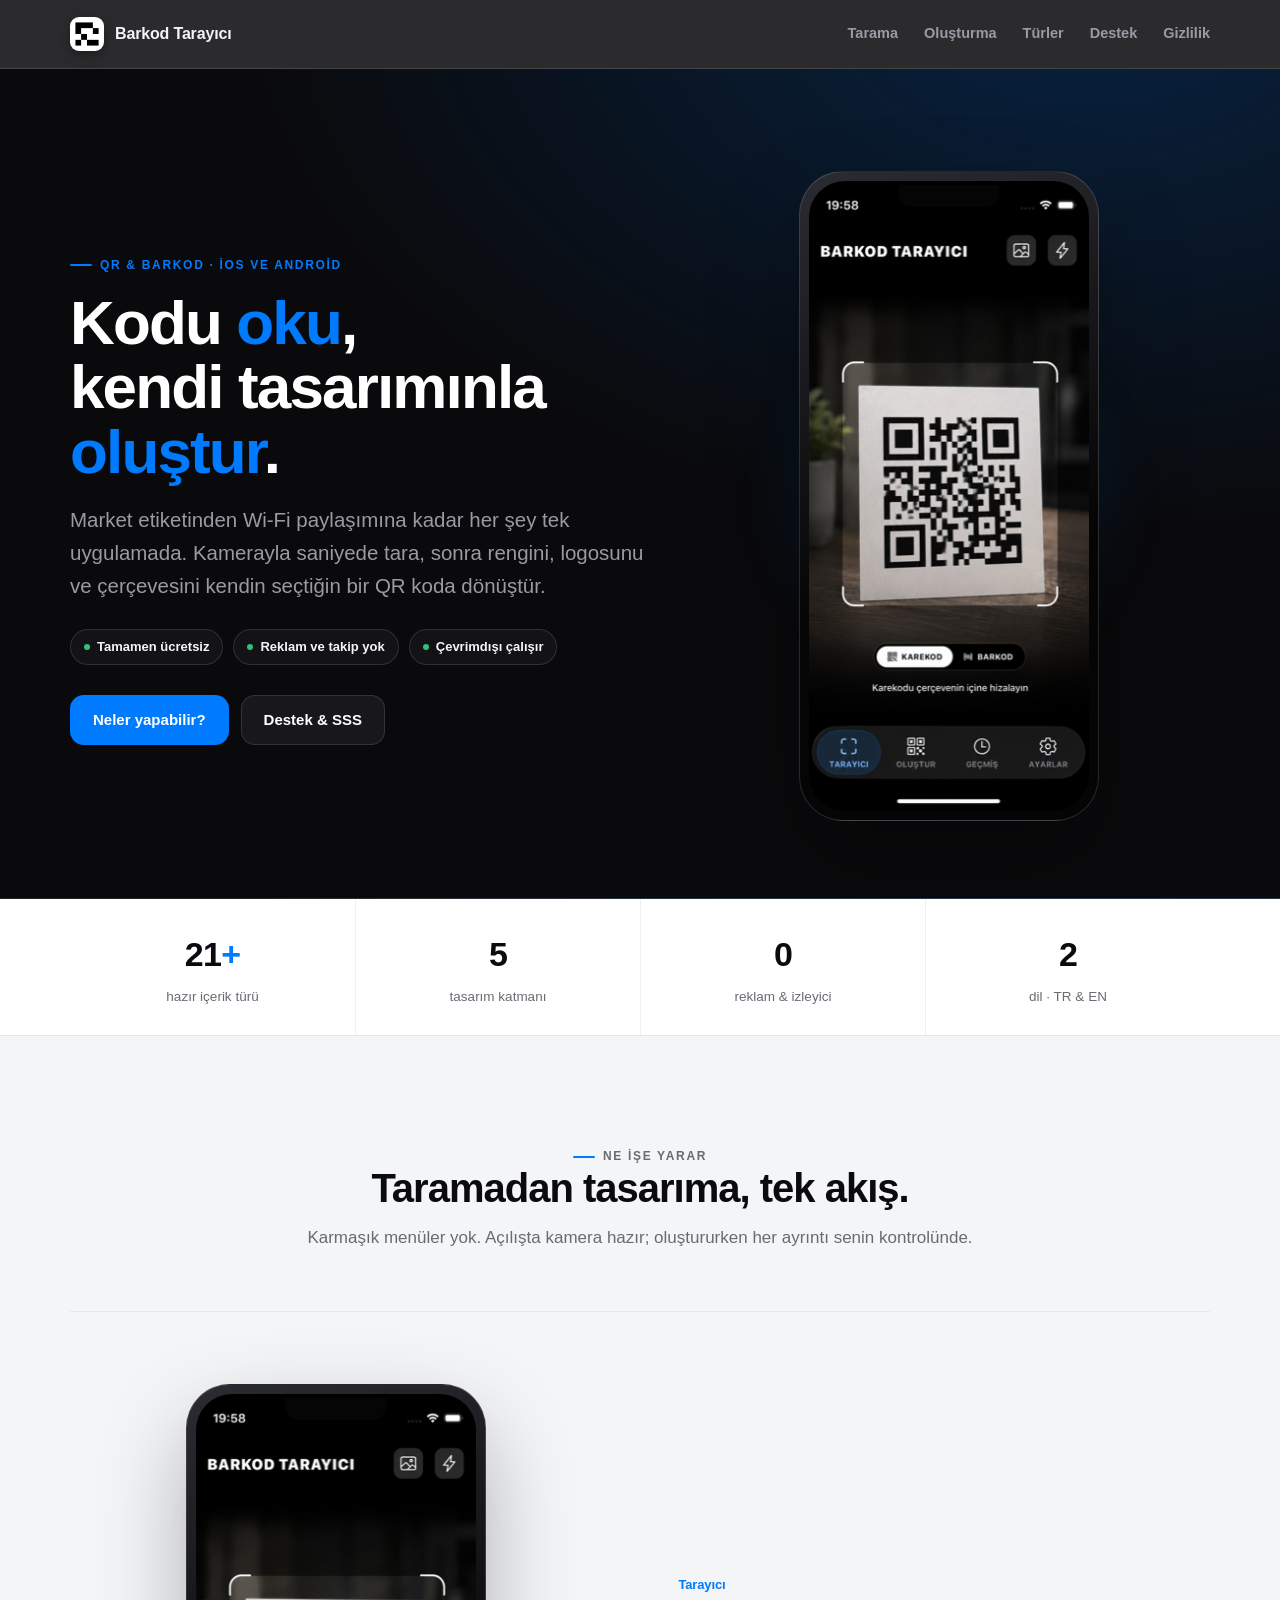
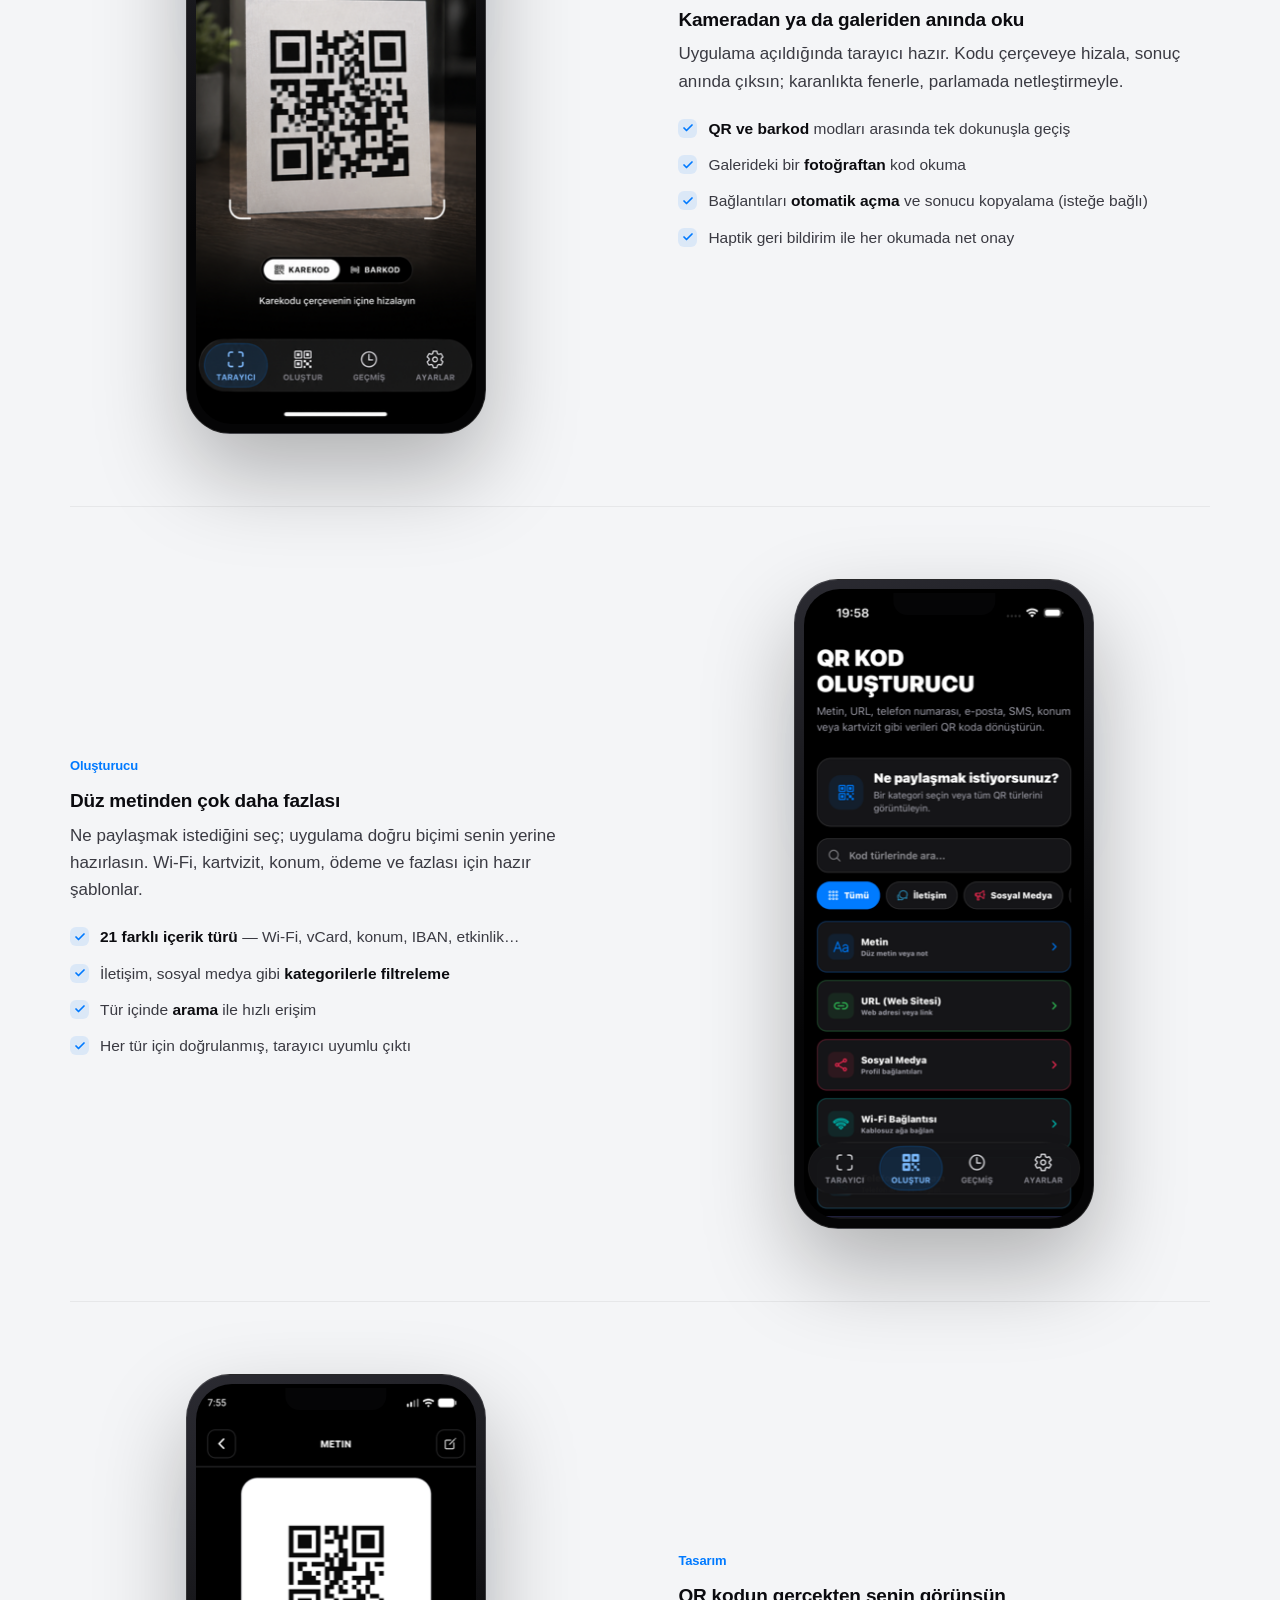
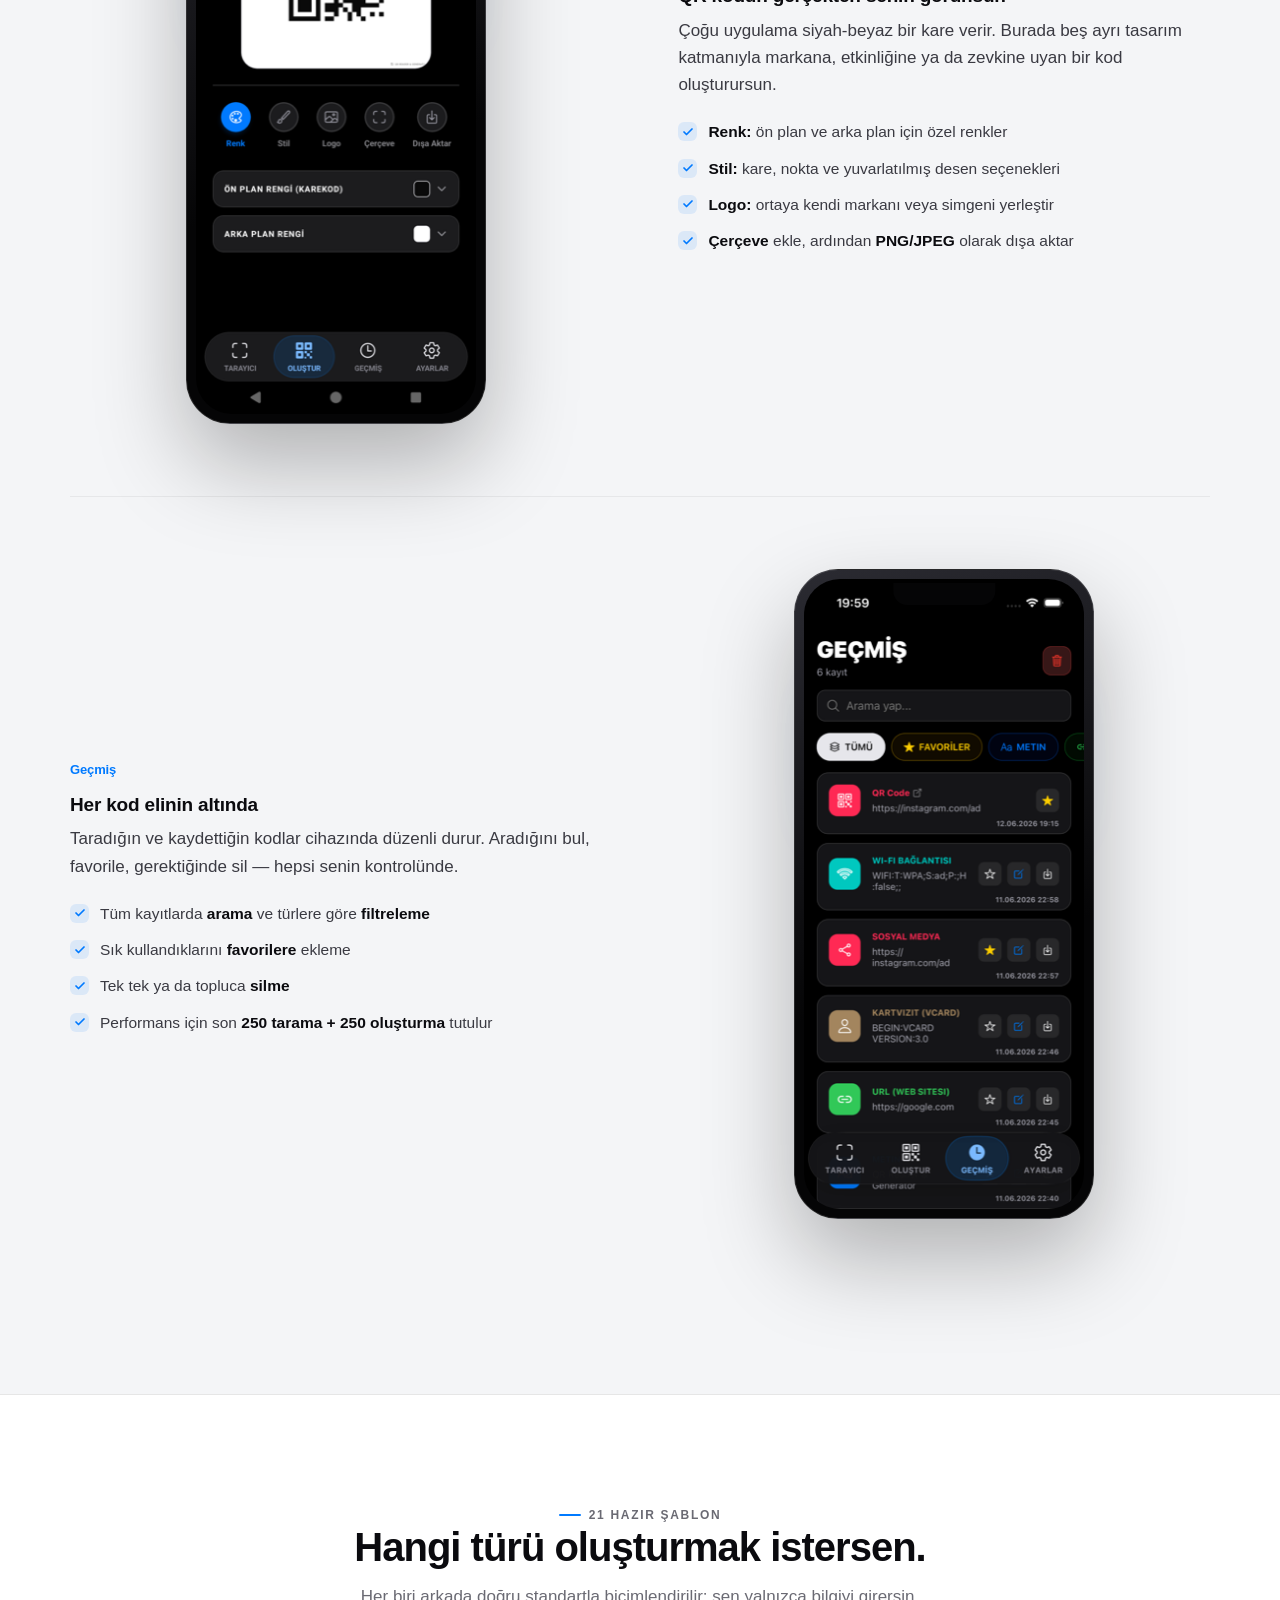
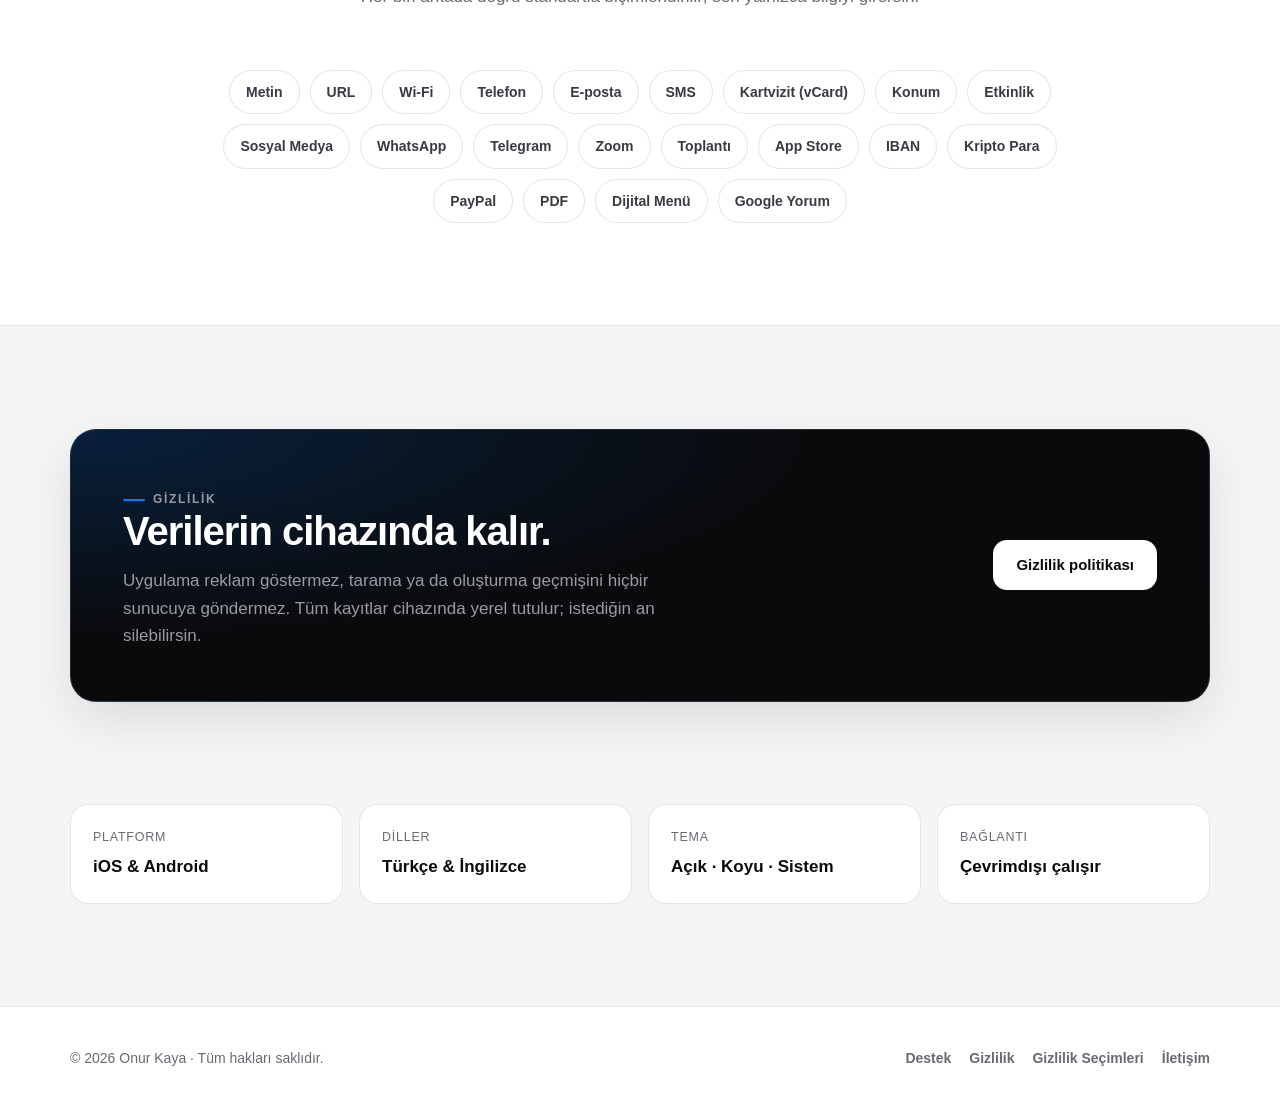
<file: docs/index.html>
<!doctype html>
<html lang="tr">
  <head>
    <meta charset="utf-8">
    <meta name="viewport" content="width=device-width, initial-scale=1">
    <meta name="description" content="QR ve barkodları kamera veya galeriden okuyun; renk, logo, stil ve çerçeveyle kendi QR kodunuzu tasarlayıp paylaşın. Reklamsız, takipsiz, çevrimdışı çalışır.">
    <meta name="theme-color" content="#0a0a0c">
    <meta property="og:title" content="Barkod Tarayıcı — QR Oku & Tasarla">
    <meta property="og:description" content="Tek uygulamada hızlı tarama ve gerçek anlamda özelleştirilebilir QR kod oluşturma.">
    <meta property="og:type" content="website">
    <title>Barkod Tarayıcı — QR Oku ve Kendi Tasarımınla Oluştur</title>
    <link rel="icon" href="assets/favicon.png">
    <link rel="stylesheet" href="styles.css">
  </head>
  <body>
    <header class="site-header">
      <nav class="container nav" aria-label="Ana navigasyon">
        <a class="brand" href="index.html">
          <img src="assets/app-icon.png" alt="Barkod Tarayıcı uygulama simgesi">
          <span>Barkod Tarayıcı</span>
        </a>
        <div class="nav-links">
          <a class="hide-sm" href="#tarama">Tarama</a>
          <a class="hide-sm" href="#olustur">Oluşturma</a>
          <a href="#turler">Türler</a>
          <a href="support.html">Destek</a>
          <a href="privacy.html">Gizlilik</a>
        </div>
      </nav>
    </header>

    <main>
      <!-- HERO -->
      <section class="hero">
        <div class="container hero-grid">
          <div class="hero-copy">
            <p class="eyebrow">QR &amp; Barkod · iOS ve Android</p>
            <h1>Kodu <span class="accent">oku</span>,<br>kendi tasarımınla <span class="accent">oluştur</span>.</h1>
            <p class="lead">
              Market etiketinden Wi-Fi paylaşımına kadar her şey tek uygulamada.
              Kamerayla saniyede tara, sonra rengini, logosunu ve çerçevesini
              kendin seçtiğin bir QR koda dönüştür.
            </p>
            <div class="hero-meta">
              <span class="tag"><span class="dot"></span> Tamamen ücretsiz</span>
              <span class="tag"><span class="dot"></span> Reklam ve takip yok</span>
              <span class="tag"><span class="dot"></span> Çevrimdışı çalışır</span>
            </div>
            <div class="hero-actions">
              <a class="button primary" href="#olustur">Neler yapabilir?</a>
              <a class="button" href="support.html">Destek &amp; SSS</a>
            </div>
          </div>

          <div class="hero-visual">
            <div class="device">
              <img src="assets/screens/scanner-live.png" alt="Barkod Tarayıcı uygulamasında bir QR kodun kamerayla okunması">
            </div>
          </div>
        </div>
      </section>

      <!-- İSTATİSTİK ŞERİDİ -->
      <section class="stats" aria-label="Uygulama özeti">
        <div class="container stats-grid">
          <div class="stat">
            <div class="num">21<span class="unit">+</span></div>
            <div class="label">hazır içerik türü</div>
          </div>
          <div class="stat">
            <div class="num">5</div>
            <div class="label">tasarım katmanı</div>
          </div>
          <div class="stat">
            <div class="num">0</div>
            <div class="label">reklam &amp; izleyici</div>
          </div>
          <div class="stat">
            <div class="num">2</div>
            <div class="label">dil · TR &amp; EN</div>
          </div>
        </div>
      </section>

      <!-- ÖZELLİK SATIRLARI -->
      <section class="section" id="tarama">
        <div class="container">
          <div class="section-heading">
            <p class="eyebrow">Ne işe yarar</p>
            <h2>Taramadan tasarıma, tek akış.</h2>
            <p>Karmaşık menüler yok. Açılışta kamera hazır; oluştururken her ayrıntı senin kontrolünde.</p>
          </div>

          <!-- 1. Tarama -->
          <div class="feature">
            <div class="feature-media">
              <div class="device"><img src="assets/screens/scanner-live.png" alt="Kamerayla canlı QR tarama ekranı"></div>
            </div>
            <div class="feature-copy">
              <span class="kicker">Tarayıcı</span>
              <h3>Kameradan ya da galeriden anında oku</h3>
              <p>Uygulama açıldığında tarayıcı hazır. Kodu çerçeveye hizala, sonuç anında çıksın; karanlıkta fenerle, parlamada netleştirmeyle.</p>
              <ul class="checklist">
                <li><strong>QR ve barkod</strong> modları arasında tek dokunuşla geçiş</li>
                <li>Galerideki bir <strong>fotoğraftan</strong> kod okuma</li>
                <li>Bağlantıları <strong>otomatik açma</strong> ve sonucu kopyalama (isteğe bağlı)</li>
                <li>Haptik geri bildirim ile her okumada net onay</li>
              </ul>
            </div>
          </div>

          <!-- 2. Oluşturma -->
          <div class="feature reverse" id="olustur">
            <div class="feature-media">
              <div class="device"><img src="assets/screens/generate.png" alt="QR kod oluşturucu kategori ekranı"></div>
            </div>
            <div class="feature-copy">
              <span class="kicker">Oluşturucu</span>
              <h3>Düz metinden çok daha fazlası</h3>
              <p>Ne paylaşmak istediğini seç; uygulama doğru biçimi senin yerine hazırlasın. Wi-Fi, kartvizit, konum, ödeme ve fazlası için hazır şablonlar.</p>
              <ul class="checklist">
                <li><strong>21 farklı içerik türü</strong> — Wi-Fi, vCard, konum, IBAN, etkinlik…</li>
                <li>İletişim, sosyal medya gibi <strong>kategorilerle filtreleme</strong></li>
                <li>Tür içinde <strong>arama</strong> ile hızlı erişim</li>
                <li>Her tür için doğrulanmış, tarayıcı uyumlu çıktı</li>
              </ul>
            </div>
          </div>

          <!-- 3. Özelleştirme -->
          <div class="feature">
            <div class="feature-media">
              <div class="device"><img src="assets/screens/customize.png" alt="QR kod renk, stil, logo ve çerçeve özelleştirme ekranı"></div>
            </div>
            <div class="feature-copy">
              <span class="kicker">Tasarım</span>
              <h3>QR kodun gerçekten senin görünsün</h3>
              <p>Çoğu uygulama siyah-beyaz bir kare verir. Burada beş ayrı tasarım katmanıyla markana, etkinliğine ya da zevkine uyan bir kod oluşturursun.</p>
              <ul class="checklist">
                <li><strong>Renk:</strong> ön plan ve arka plan için özel renkler</li>
                <li><strong>Stil:</strong> kare, nokta ve yuvarlatılmış desen seçenekleri</li>
                <li><strong>Logo:</strong> ortaya kendi markanı veya simgeni yerleştir</li>
                <li><strong>Çerçeve</strong> ekle, ardından <strong>PNG/JPEG</strong> olarak dışa aktar</li>
              </ul>
            </div>
          </div>

          <!-- 4. Geçmiş -->
          <div class="feature reverse">
            <div class="feature-media">
              <div class="device"><img src="assets/screens/history.png" alt="Tarama ve oluşturma geçmişi ekranı"></div>
            </div>
            <div class="feature-copy">
              <span class="kicker">Geçmiş</span>
              <h3>Her kod elinin altında</h3>
              <p>Taradığın ve kaydettiğin kodlar cihazında düzenli durur. Aradığını bul, favorile, gerektiğinde sil — hepsi senin kontrolünde.</p>
              <ul class="checklist">
                <li>Tüm kayıtlarda <strong>arama</strong> ve türlere göre <strong>filtreleme</strong></li>
                <li>Sık kullandıklarını <strong>favorilere</strong> ekleme</li>
                <li>Tek tek ya da topluca <strong>silme</strong></li>
                <li>Performans için son <strong>250 tarama + 250 oluşturma</strong> tutulur</li>
              </ul>
            </div>
          </div>
        </div>
      </section>

      <!-- İÇERİK TÜRLERİ -->
      <section class="section types-section" id="turler">
        <div class="container">
          <div class="section-heading">
            <p class="eyebrow">21 hazır şablon</p>
            <h2>Hangi türü oluşturmak istersen.</h2>
            <p>Her biri arkada doğru standartla biçimlendirilir; sen yalnızca bilgiyi girersin.</p>
          </div>
          <div class="types" aria-label="Desteklenen QR türleri">
            <span class="pill">Metin</span><span class="pill">URL</span><span class="pill">Wi-Fi</span>
            <span class="pill">Telefon</span><span class="pill">E-posta</span><span class="pill">SMS</span>
            <span class="pill">Kartvizit (vCard)</span><span class="pill">Konum</span><span class="pill">Etkinlik</span>
            <span class="pill">Sosyal Medya</span><span class="pill">WhatsApp</span><span class="pill">Telegram</span>
            <span class="pill">Zoom</span><span class="pill">Toplantı</span><span class="pill">App Store</span>
            <span class="pill">IBAN</span><span class="pill">Kripto Para</span><span class="pill">PayPal</span>
            <span class="pill">PDF</span><span class="pill">Dijital Menü</span><span class="pill">Google Yorum</span>
          </div>
        </div>
      </section>

      <!-- GİZLİLİK -->
      <section class="section">
        <div class="container">
          <div class="privacy-banner">
            <div>
              <p class="eyebrow">Gizlilik</p>
              <h2>Verilerin cihazında kalır.</h2>
              <p>Uygulama reklam göstermez, tarama ya da oluşturma geçmişini hiçbir sunucuya göndermez. Tüm kayıtlar cihazında yerel tutulur; istediğin an silebilirsin.</p>
            </div>
            <a class="button" href="privacy.html">Gizlilik politikası</a>
          </div>
        </div>
      </section>

      <!-- KÜNYE -->
      <section class="section" style="padding-top:0;">
        <div class="container">
          <div class="specs">
            <div class="spec-card"><div class="k">Platform</div><div class="v">iOS &amp; Android</div></div>
            <div class="spec-card"><div class="k">Diller</div><div class="v">Türkçe &amp; İngilizce</div></div>
            <div class="spec-card"><div class="k">Tema</div><div class="v">Açık · Koyu · Sistem</div></div>
            <div class="spec-card"><div class="k">Bağlantı</div><div class="v">Çevrimdışı çalışır</div></div>
          </div>
        </div>
      </section>
    </main>

    <footer class="footer">
      <div class="container footer-inner">
        <span>© 2026 Onur Kaya · Tüm hakları saklıdır.</span>
        <div class="footer-links">
          <a href="support.html">Destek</a>
          <a href="privacy.html">Gizlilik</a>
          <a href="privacy-choices.html">Gizlilik Seçimleri</a>
          <a href="mailto:kayaonur607@gmail.com">İletişim</a>
        </div>
      </div>
    </footer>
  </body>
</html>
</file>
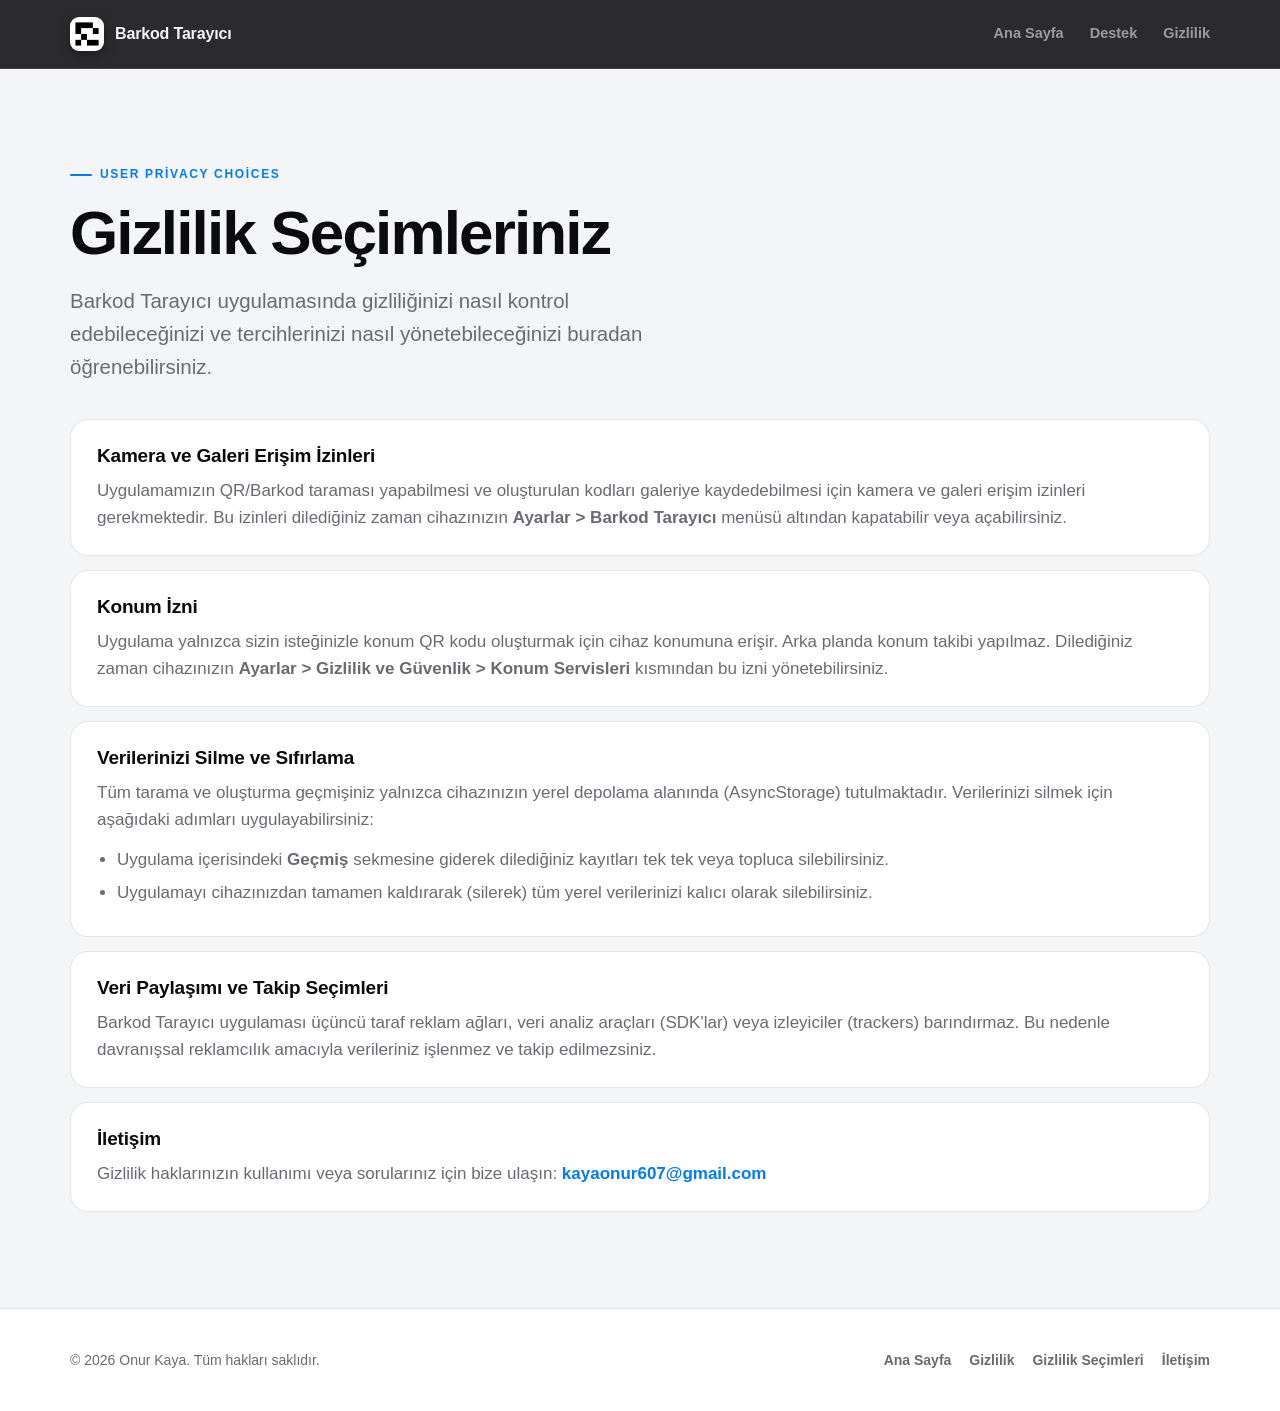
<file: docs/privacy-choices.html>
<!doctype html>
<html lang="tr">
  <head>
    <meta charset="utf-8">
    <meta name="viewport" content="width=device-width, initial-scale=1">
    <meta name="description" content="Barkod Tarayıcı uygulaması kullanıcı gizlilik seçimleri sayfası.">
    <meta name="theme-color" content="#000000">
    <title>Gizlilik Seçimleri | Barkod Tarayıcı</title>
    <link rel="icon" href="assets/favicon.png">
    <link rel="stylesheet" href="styles.css">
  </head>
  <body>
    <header class="site-header">
      <nav class="container nav" aria-label="Ana navigasyon">
        <a class="brand" href="index.html">
          <img src="assets/app-icon.png" alt="">
          <span>Barkod Tarayıcı</span>
        </a>
        <div class="nav-links">
          <a href="index.html">Ana Sayfa</a>
          <a href="support.html">Destek</a>
          <a href="privacy.html">Gizlilik</a>
        </div>
      </nav>
    </header>

    <main class="container">
      <section class="page-hero">
        <p class="eyebrow">User Privacy Choices</p>
        <h1>Gizlilik Seçimleriniz</h1>
        <p class="lead">Barkod Tarayıcı uygulamasında gizliliğinizi nasıl kontrol edebileceğinizi ve tercihlerinizi nasıl yönetebileceğinizi buradan öğrenebilirsiniz.</p>
      </section>

      <section class="content-stack">
        <article class="policy-card">
          <h3>Kamera ve Galeri Erişim İzinleri</h3>
          <p>Uygulamamızın QR/Barkod taraması yapabilmesi ve oluşturulan kodları galeriye kaydedebilmesi için kamera ve galeri erişim izinleri gerekmektedir. Bu izinleri dilediğiniz zaman cihazınızın <strong>Ayarlar > Barkod Tarayıcı</strong> menüsü altından kapatabilir veya açabilirsiniz.</p>
        </article>

        <article class="policy-card">
          <h3>Konum İzni</h3>
          <p>Uygulama yalnızca sizin isteğinizle konum QR kodu oluşturmak için cihaz konumuna erişir. Arka planda konum takibi yapılmaz. Dilediğiniz zaman cihazınızın <strong>Ayarlar > Gizlilik ve Güvenlik > Konum Servisleri</strong> kısmından bu izni yönetebilirsiniz.</p>
        </article>

        <article class="policy-card">
          <h3>Verilerinizi Silme ve Sıfırlama</h3>
          <p>Tüm tarama ve oluşturma geçmişiniz yalnızca cihazınızın yerel depolama alanında (AsyncStorage) tutulmaktadır. Verilerinizi silmek için aşağıdaki adımları uygulayabilirsiniz:</p>
          <ul>
            <li>Uygulama içerisindeki <strong>Geçmiş</strong> sekmesine giderek dilediğiniz kayıtları tek tek veya topluca silebilirsiniz.</li>
            <li>Uygulamayı cihazınızdan tamamen kaldırarak (silerek) tüm yerel verilerinizi kalıcı olarak silebilirsiniz.</li>
          </ul>
        </article>

        <article class="policy-card">
          <h3>Veri Paylaşımı ve Takip Seçimleri</h3>
          <p>Barkod Tarayıcı uygulaması üçüncü taraf reklam ağları, veri analiz araçları (SDK'lar) veya izleyiciler (trackers) barındırmaz. Bu nedenle davranışsal reklamcılık amacıyla verileriniz işlenmez ve takip edilmezsiniz.</p>
        </article>

        <article class="policy-card">
          <h3>İletişim</h3>
          <p>Gizlilik haklarınızın kullanımı veya sorularınız için bize ulaşın: <a href="mailto:kayaonur607@gmail.com"><strong>kayaonur607@gmail.com</strong></a></p>
        </article>
      </section>
    </main>

    <footer class="footer">
      <div class="container footer-inner">
        <span>© 2026 Onur Kaya. Tüm hakları saklıdır.</span>
        <div class="footer-links">
          <a href="index.html">Ana Sayfa</a>
          <a href="privacy.html">Gizlilik</a>
          <a href="privacy-choices.html">Gizlilik Seçimleri</a>
          <a href="mailto:kayaonur607@gmail.com">İletişim</a>
        </div>
      </div>
    </footer>
  </body>
</html>
</file>
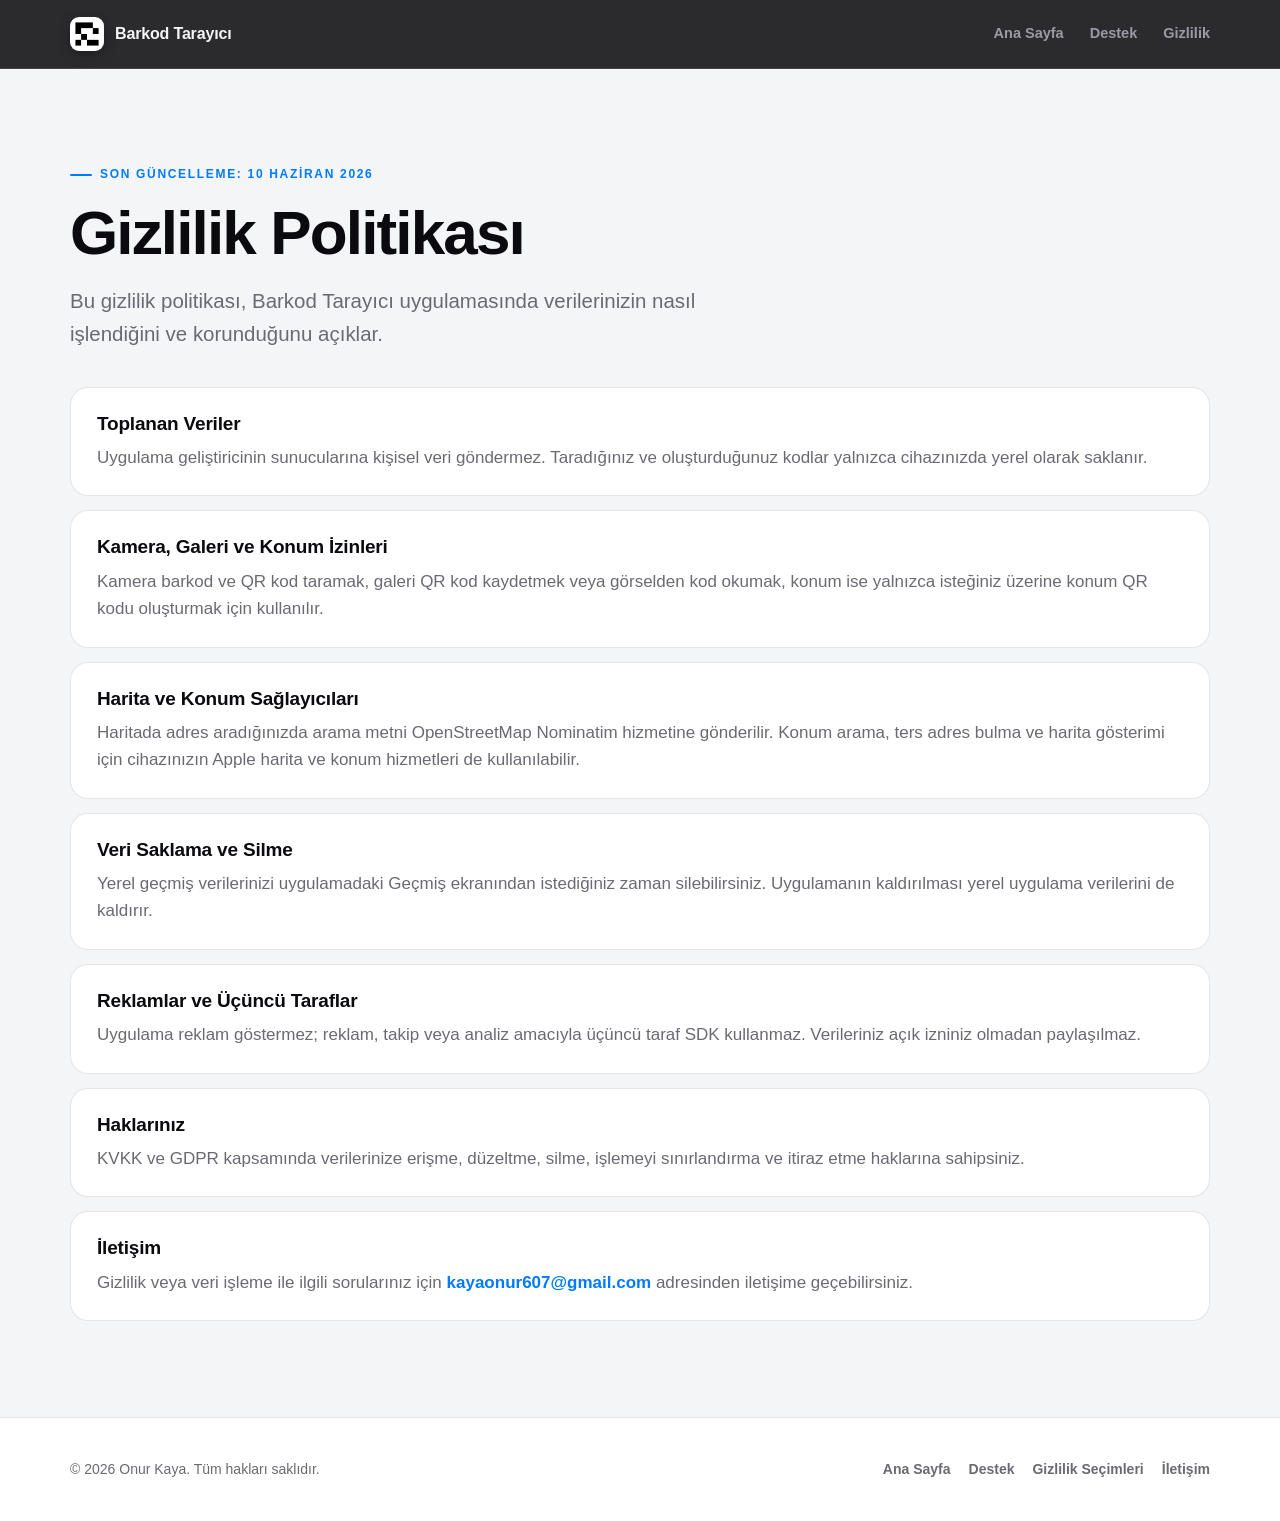
<file: docs/privacy.html>
<!doctype html>
<html lang="tr">
  <head>
    <meta charset="utf-8">
    <meta name="viewport" content="width=device-width, initial-scale=1">
    <meta name="description" content="Barkod Tarayıcı uygulaması gizlilik politikası.">
    <meta name="theme-color" content="#000000">
    <title>Gizlilik Politikası | Barkod Tarayıcı</title>
    <link rel="icon" href="assets/favicon.png">
    <link rel="stylesheet" href="styles.css">
  </head>
  <body>
    <header class="site-header">
      <nav class="container nav" aria-label="Ana navigasyon">
        <a class="brand" href="index.html">
          <img src="assets/app-icon.png" alt="">
          <span>Barkod Tarayıcı</span>
        </a>
        <div class="nav-links">
          <a href="index.html">Ana Sayfa</a>
          <a href="support.html">Destek</a>
          <a href="privacy.html">Gizlilik</a>
        </div>
      </nav>
    </header>

    <main class="container">
      <section class="page-hero">
        <p class="eyebrow">Son güncelleme: 10 Haziran 2026</p>
        <h1>Gizlilik Politikası</h1>
        <p class="lead">Bu gizlilik politikası, Barkod Tarayıcı uygulamasında verilerinizin nasıl işlendiğini ve korunduğunu açıklar.</p>
      </section>

      <section class="content-stack">
        <article class="policy-card">
          <h3>Toplanan Veriler</h3>
          <p>Uygulama geliştiricinin sunucularına kişisel veri göndermez. Taradığınız ve oluşturduğunuz kodlar yalnızca cihazınızda yerel olarak saklanır.</p>
        </article>
        <article class="policy-card">
          <h3>Kamera, Galeri ve Konum İzinleri</h3>
          <p>Kamera barkod ve QR kod taramak, galeri QR kod kaydetmek veya görselden kod okumak, konum ise yalnızca isteğiniz üzerine konum QR kodu oluşturmak için kullanılır.</p>
        </article>
        <article class="policy-card">
          <h3>Harita ve Konum Sağlayıcıları</h3>
          <p>Haritada adres aradığınızda arama metni OpenStreetMap Nominatim hizmetine gönderilir. Konum arama, ters adres bulma ve harita gösterimi için cihazınızın Apple harita ve konum hizmetleri de kullanılabilir.</p>
        </article>
        <article class="policy-card">
          <h3>Veri Saklama ve Silme</h3>
          <p>Yerel geçmiş verilerinizi uygulamadaki Geçmiş ekranından istediğiniz zaman silebilirsiniz. Uygulamanın kaldırılması yerel uygulama verilerini de kaldırır.</p>
        </article>
        <article class="policy-card">
          <h3>Reklamlar ve Üçüncü Taraflar</h3>
          <p>Uygulama reklam göstermez; reklam, takip veya analiz amacıyla üçüncü taraf SDK kullanmaz. Verileriniz açık izniniz olmadan paylaşılmaz.</p>
        </article>
        <article class="policy-card">
          <h3>Haklarınız</h3>
          <p>KVKK ve GDPR kapsamında verilerinize erişme, düzeltme, silme, işlemeyi sınırlandırma ve itiraz etme haklarına sahipsiniz.</p>
        </article>
        <article class="policy-card">
          <h3>İletişim</h3>
          <p>Gizlilik veya veri işleme ile ilgili sorularınız için <a href="mailto:kayaonur607@gmail.com"><strong>kayaonur607@gmail.com</strong></a> adresinden iletişime geçebilirsiniz.</p>
        </article>
      </section>
    </main>

    <footer class="footer">
      <div class="container footer-inner">
        <span>© 2026 Onur Kaya. Tüm hakları saklıdır.</span>
        <div class="footer-links">
          <a href="index.html">Ana Sayfa</a>
          <a href="support.html">Destek</a>
          <a href="privacy-choices.html">Gizlilik Seçimleri</a>
          <a href="mailto:kayaonur607@gmail.com">İletişim</a>
        </div>
      </div>
    </footer>
  </body>
</html>
</file>
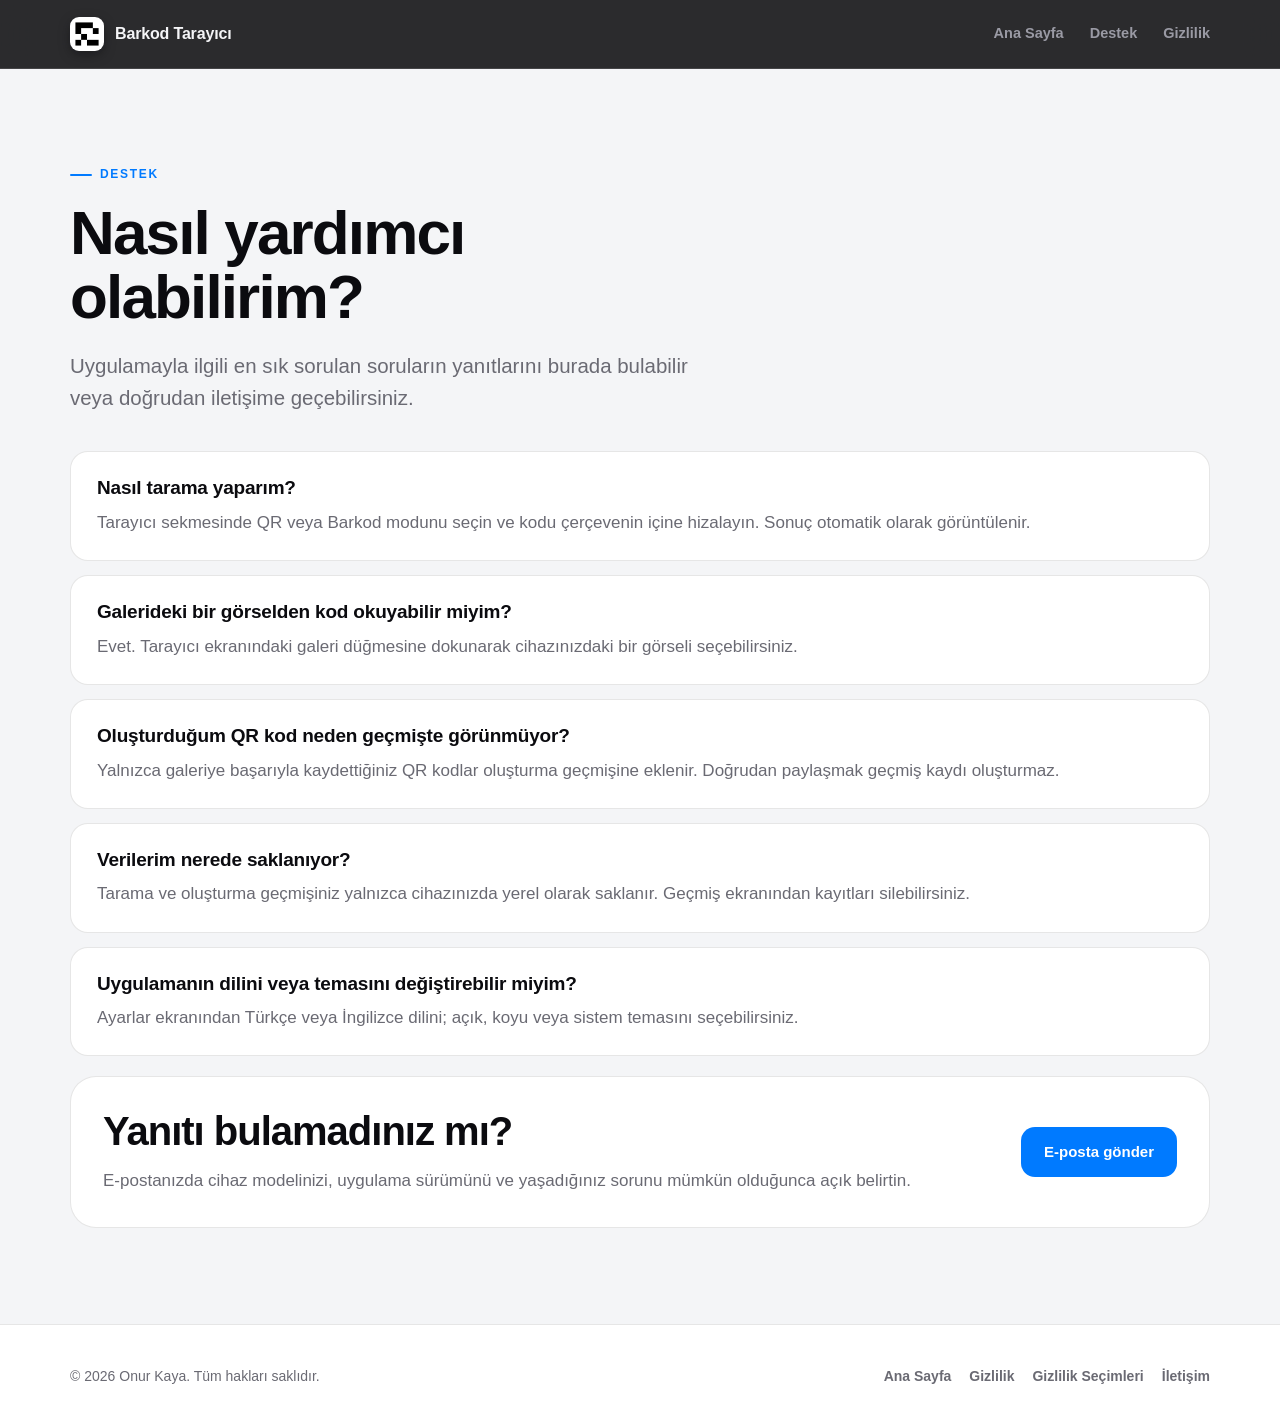
<file: docs/support.html>
<!doctype html>
<html lang="tr">
  <head>
    <meta charset="utf-8">
    <meta name="viewport" content="width=device-width, initial-scale=1">
    <meta name="description" content="Barkod Tarayıcı uygulaması destek ve sık sorulan sorular sayfası.">
    <meta name="theme-color" content="#000000">
    <title>Destek | Barkod Tarayıcı</title>
    <link rel="icon" href="assets/favicon.png">
    <link rel="stylesheet" href="styles.css">
  </head>
  <body>
    <header class="site-header">
      <nav class="container nav" aria-label="Ana navigasyon">
        <a class="brand" href="index.html">
          <img src="assets/app-icon.png" alt="">
          <span>Barkod Tarayıcı</span>
        </a>
        <div class="nav-links">
          <a href="index.html">Ana Sayfa</a>
          <a href="support.html">Destek</a>
          <a href="privacy.html">Gizlilik</a>
        </div>
      </nav>
    </header>

    <main class="container">
      <section class="page-hero">
        <p class="eyebrow">Destek</p>
        <h1>Nasıl yardımcı olabilirim?</h1>
        <p class="lead">Uygulamayla ilgili en sık sorulan soruların yanıtlarını burada bulabilir veya doğrudan iletişime geçebilirsiniz.</p>
      </section>

      <section class="content-stack" aria-label="Sık sorulan sorular">
        <article class="faq-card">
          <h3>Nasıl tarama yaparım?</h3>
          <p>Tarayıcı sekmesinde QR veya Barkod modunu seçin ve kodu çerçevenin içine hizalayın. Sonuç otomatik olarak görüntülenir.</p>
        </article>
        <article class="faq-card">
          <h3>Galerideki bir görselden kod okuyabilir miyim?</h3>
          <p>Evet. Tarayıcı ekranındaki galeri düğmesine dokunarak cihazınızdaki bir görseli seçebilirsiniz.</p>
        </article>
        <article class="faq-card">
          <h3>Oluşturduğum QR kod neden geçmişte görünmüyor?</h3>
          <p>Yalnızca galeriye başarıyla kaydettiğiniz QR kodlar oluşturma geçmişine eklenir. Doğrudan paylaşmak geçmiş kaydı oluşturmaz.</p>
        </article>
        <article class="faq-card">
          <h3>Verilerim nerede saklanıyor?</h3>
          <p>Tarama ve oluşturma geçmişiniz yalnızca cihazınızda yerel olarak saklanır. Geçmiş ekranından kayıtları silebilirsiniz.</p>
        </article>
        <article class="faq-card">
          <h3>Uygulamanın dilini veya temasını değiştirebilir miyim?</h3>
          <p>Ayarlar ekranından Türkçe veya İngilizce dilini; açık, koyu veya sistem temasını seçebilirsiniz.</p>
        </article>

        <div class="contact-card">
          <div>
            <h2>Yanıtı bulamadınız mı?</h2>
            <p>E-postanızda cihaz modelinizi, uygulama sürümünü ve yaşadığınız sorunu mümkün olduğunca açık belirtin.</p>
          </div>
          <a class="button primary" href="mailto:kayaonur607@gmail.com?subject=Barkod%20Taray%C4%B1c%C4%B1%20Destek">E-posta gönder</a>
        </div>
      </section>
    </main>

    <footer class="footer">
      <div class="container footer-inner">
        <span>© 2026 Onur Kaya. Tüm hakları saklıdır.</span>
        <div class="footer-links">
          <a href="index.html">Ana Sayfa</a>
          <a href="privacy.html">Gizlilik</a>
          <a href="privacy-choices.html">Gizlilik Seçimleri</a>
          <a href="mailto:kayaonur607@gmail.com">İletişim</a>
        </div>
      </div>
    </footer>
  </body>
</html>
</file>
<file: docs/styles.css>
/* =========================================================
   Barkod Tarayıcı — tanıtım sitesi
   Renkler tek yerden: aşağıdaki değişkenleri değiştirmen yeterli.
   ========================================================= */
:root {
  color-scheme: light dark;

  /* Marka */
  --brand: #007aff;
  --brand-strong: #0a63d6;
  --brand-soft: rgba(0, 122, 255, 0.1);

  /* Yüzeyler (açık tema) */
  --bg: #f4f5f7;
  --bg-elev: #ffffff;
  --surface: #ffffff;
  --ink: #0b0b0f;
  --ink-2: #3a3a42;
  --muted: #6a6a73;
  --line: rgba(11, 11, 15, 0.1);
  --line-soft: rgba(11, 11, 15, 0.06);

  /* Koyu paneller (her temada koyu kalanlar) */
  --night: #0a0a0c;
  --night-2: #141417;
  --night-ink: #f5f5f7;
  --night-muted: #9a9aa4;
  --night-line: rgba(255, 255, 255, 0.12);

  --shadow-sm: 0 2px 8px rgba(0, 0, 0, 0.06);
  --shadow: 0 18px 50px rgba(0, 0, 0, 0.1);
  --shadow-lg: 0 40px 90px rgba(0, 0, 0, 0.28);

  --radius: 18px;
  --radius-lg: 26px;
  --maxw: 1140px;
}

@media (prefers-color-scheme: dark) {
  :root {
    --bg: #050506;
    --bg-elev: #0f0f12;
    --surface: #131316;
    --ink: #f5f5f7;
    --ink-2: #d2d2d8;
    --muted: #9a9aa4;
    --line: rgba(255, 255, 255, 0.12);
    --line-soft: rgba(255, 255, 255, 0.07);
    --shadow-sm: 0 2px 8px rgba(0, 0, 0, 0.4);
    --shadow: 0 18px 50px rgba(0, 0, 0, 0.5);
  }
}

* { box-sizing: border-box; }

html { scroll-behavior: smooth; }

body {
  margin: 0;
  min-width: 320px;
  background: var(--bg);
  color: var(--ink);
  font-family: -apple-system, BlinkMacSystemFont, "SF Pro Text", "SF Pro Display",
    "Segoe UI", Roboto, Helvetica, Arial, sans-serif;
  font-size: 17px;
  line-height: 1.6;
  -webkit-font-smoothing: antialiased;
  text-rendering: optimizeLegibility;
}

a { color: inherit; text-decoration: none; }

img { display: block; max-width: 100%; }

.container {
  width: min(var(--maxw), calc(100% - 44px));
  margin: 0 auto;
}

/* ---------- Tipografi ---------- */
h1, h2, h3, p { margin-top: 0; }

h1 {
  font-size: clamp(38px, 5.4vw, 62px);
  line-height: 1.04;
  letter-spacing: -0.03em;
  font-weight: 800;
  margin-bottom: 20px;
}

h2 {
  font-size: clamp(28px, 3.4vw, 40px);
  line-height: 1.1;
  letter-spacing: -0.025em;
  font-weight: 780;
  margin-bottom: 14px;
}

h3 {
  font-size: 19px;
  line-height: 1.3;
  letter-spacing: -0.01em;
  font-weight: 700;
  margin-bottom: 8px;
}

.lead {
  font-size: clamp(18px, 1.6vw, 21px);
  color: var(--muted);
  margin-bottom: 0;
  max-width: 56ch;
}

.eyebrow {
  display: inline-flex;
  align-items: center;
  gap: 8px;
  margin: 0 0 16px;
  font-size: 12px;
  font-weight: 700;
  letter-spacing: 0.14em;
  text-transform: uppercase;
  color: var(--brand);
}

.eyebrow::before {
  content: "";
  width: 22px;
  height: 2px;
  border-radius: 2px;
  background: var(--brand);
}

/* ---------- Butonlar ---------- */
.button {
  display: inline-flex;
  align-items: center;
  justify-content: center;
  gap: 8px;
  min-height: 50px;
  padding: 0 22px;
  border: 1px solid var(--line);
  border-radius: 14px;
  background: var(--surface);
  color: var(--ink);
  font-size: 15px;
  font-weight: 650;
  cursor: pointer;
  transition: transform 0.16s ease, box-shadow 0.16s ease, background 0.16s ease;
}

.button:hover { transform: translateY(-2px); box-shadow: var(--shadow-sm); }

.button.primary {
  border-color: transparent;
  background: var(--brand);
  color: #fff;
}

.button.primary:hover { background: var(--brand-strong); }

.button.ghost {
  background: transparent;
}

/* ---------- Header ---------- */
.site-header {
  position: sticky;
  top: 0;
  z-index: 40;
  background: color-mix(in srgb, var(--night) 86%, transparent);
  color: var(--night-ink);
  border-bottom: 1px solid var(--night-line);
  backdrop-filter: saturate(160%) blur(18px);
  -webkit-backdrop-filter: saturate(160%) blur(18px);
}

.nav {
  min-height: 68px;
  display: flex;
  align-items: center;
  justify-content: space-between;
  gap: 24px;
}

.brand {
  display: inline-flex;
  align-items: center;
  gap: 11px;
  font-size: 16px;
  font-weight: 750;
  letter-spacing: -0.01em;
}

.brand img {
  width: 34px;
  height: 34px;
  border-radius: 9px;
  box-shadow: 0 4px 12px rgba(0, 0, 0, 0.35);
}

.nav-links {
  display: flex;
  align-items: center;
  gap: 26px;
  font-size: 14.5px;
  font-weight: 550;
  color: var(--night-muted);
}

.nav-links a { transition: color 0.15s ease; }
.nav-links a:hover { color: #fff; }

/* ---------- Hero ---------- */
.hero {
  position: relative;
  overflow: hidden;
  background:
    radial-gradient(120% 120% at 85% -10%, rgba(0, 122, 255, 0.22), transparent 55%),
    var(--night);
  color: var(--night-ink);
  border-bottom: 1px solid var(--night-line);
}

.hero-grid {
  display: grid;
  grid-template-columns: 1.05fr 0.95fr;
  align-items: center;
  gap: 40px;
  padding: clamp(56px, 8vw, 104px) 0 clamp(40px, 6vw, 80px);
}

.hero h1 { color: #fff; }
.hero h1 .accent { color: var(--brand); }

.hero .lead { color: var(--night-muted); }

.hero-meta {
  display: flex;
  flex-wrap: wrap;
  gap: 10px;
  margin: 26px 0 30px;
}

.tag {
  display: inline-flex;
  align-items: center;
  gap: 7px;
  padding: 7px 13px;
  border: 1px solid var(--night-line);
  border-radius: 999px;
  background: rgba(255, 255, 255, 0.04);
  font-size: 13px;
  font-weight: 600;
  color: var(--night-ink);
}

.tag .dot {
  width: 6px;
  height: 6px;
  border-radius: 50%;
  background: #2ec27a;
}

.hero-actions { display: flex; flex-wrap: wrap; gap: 12px; }

.hero-actions .button:not(.primary) {
  background: rgba(255, 255, 255, 0.06);
  border-color: var(--night-line);
  color: #fff;
}

.hero-actions .button:not(.primary):hover { background: rgba(255, 255, 255, 0.12); }

.hero-visual {
  position: relative;
  display: flex;
  justify-content: center;
  align-items: center;
}

.hero-visual::before {
  content: "";
  position: absolute;
  width: 78%;
  aspect-ratio: 1;
  border-radius: 50%;
  background: radial-gradient(circle, rgba(0, 122, 255, 0.3), transparent 65%);
  filter: blur(20px);
  z-index: 0;
}

/* ---------- Telefon çerçevesi ---------- */
.device {
  position: relative;
  width: clamp(230px, 26vw, 300px);
  aspect-ratio: 9 / 19.5;
  padding: 9px;
  border-radius: 44px;
  background: linear-gradient(160deg, #2b2b32, #050506 60%);
  border: 1px solid rgba(255, 255, 255, 0.14);
  box-shadow: var(--shadow-lg);
}

.device::before {
  content: "";
  position: absolute;
  top: 13px;
  left: 50%;
  transform: translateX(-50%);
  width: 34%;
  height: 22px;
  background: #050506;
  border-radius: 0 0 14px 14px;
  z-index: 3;
}

.device > img {
  width: 100%;
  height: 100%;
  object-fit: cover;
  border-radius: 36px;
  background: #000;
}

/* Hero'daki ana telefon: tek, ortalı, taşmayan */
.hero-visual .device {
  position: relative;
  z-index: 1;
  width: clamp(238px, 30vw, 300px);
}

/* ---------- İstatistik şeridi ---------- */
.stats {
  border-bottom: 1px solid var(--line);
  background: var(--bg-elev);
}

.stats-grid {
  display: grid;
  grid-template-columns: repeat(4, 1fr);
  gap: 0;
}

.stat {
  padding: 28px 18px;
  text-align: center;
  border-left: 1px solid var(--line-soft);
}
.stat:first-child { border-left: 0; }

.stat .num {
  font-size: clamp(26px, 3vw, 34px);
  font-weight: 800;
  letter-spacing: -0.02em;
  color: var(--ink);
}
.stat .num .unit { color: var(--brand); }

.stat .label {
  font-size: 13.5px;
  color: var(--muted);
  margin-top: 4px;
}

/* ---------- Genel bölüm ---------- */
.section { padding: clamp(64px, 8vw, 104px) 0; }

.section-heading { max-width: 680px; margin: 0 auto clamp(40px, 5vw, 60px); text-align: center; }
.section-heading .eyebrow { justify-content: center; }
.section-heading p { color: var(--muted); margin-bottom: 0; }

/* ---------- Özellik satırları (ekran + metin) ---------- */
.feature {
  display: grid;
  grid-template-columns: 1fr 1fr;
  align-items: center;
  gap: clamp(36px, 6vw, 84px);
  padding: clamp(46px, 6vw, 72px) 0;
  border-top: 1px solid var(--line-soft);
}

.feature:first-of-type { border-top: 0; }

.feature.reverse .feature-media { order: 2; }

.feature-media {
  display: flex;
  justify-content: center;
  position: relative;
}

.feature-media::after {
  content: "";
  position: absolute;
  inset: auto;
  width: 60%;
  height: 60%;
  background: radial-gradient(circle, var(--brand-soft), transparent 70%);
  z-index: -1;
  filter: blur(10px);
}

.feature-copy .kicker {
  display: inline-block;
  font-size: 13px;
  font-weight: 700;
  color: var(--brand);
  margin-bottom: 12px;
  letter-spacing: -0.01em;
}

.feature-copy p { color: var(--ink-2); }

.checklist {
  list-style: none;
  margin: 22px 0 0;
  padding: 0;
  display: grid;
  gap: 13px;
}

.checklist li {
  position: relative;
  padding-left: 30px;
  color: var(--ink-2);
  font-size: 15.5px;
  line-height: 1.5;
}

.checklist li::before {
  content: "";
  position: absolute;
  left: 0;
  top: 2px;
  width: 19px;
  height: 19px;
  border-radius: 6px;
  background: var(--brand-soft);
  background-image: url("data:image/svg+xml,%3Csvg xmlns='http://www.w3.org/2000/svg' width='12' height='12' viewBox='0 0 24 24' fill='none' stroke='%23007aff' stroke-width='3.5' stroke-linecap='round' stroke-linejoin='round'%3E%3Cpolyline points='20 6 9 17 4 12'/%3E%3C/svg%3E");
  background-repeat: no-repeat;
  background-position: center;
}

.checklist li strong { color: var(--ink); font-weight: 650; }

/* ---------- İçerik türleri ---------- */
.types-section { background: var(--bg-elev); border-top: 1px solid var(--line); border-bottom: 1px solid var(--line); }

.types {
  display: flex;
  flex-wrap: wrap;
  gap: 10px;
  justify-content: center;
  max-width: 880px;
  margin: 0 auto;
}

.pill {
  padding: 10px 16px;
  border: 1px solid var(--line);
  border-radius: 999px;
  background: var(--surface);
  color: var(--ink-2);
  font-size: 14px;
  font-weight: 600;
  transition: border-color 0.15s ease, color 0.15s ease, transform 0.15s ease;
}

.pill:hover { border-color: var(--brand); color: var(--brand); transform: translateY(-2px); }

/* ---------- Gizlilik bandı ---------- */
.privacy-banner {
  display: grid;
  grid-template-columns: 1fr auto;
  align-items: center;
  gap: 28px;
  padding: clamp(34px, 5vw, 52px);
  border-radius: var(--radius-lg);
  background:
    radial-gradient(120% 140% at 0% 0%, rgba(0, 122, 255, 0.2), transparent 55%),
    var(--night);
  color: var(--night-ink);
  border: 1px solid var(--night-line);
  box-shadow: var(--shadow);
}

.privacy-banner h2 { color: #fff; }
.privacy-banner p { color: var(--night-muted); margin-bottom: 0; max-width: 60ch; }
.privacy-banner .button { background: #fff; color: var(--night); border-color: transparent; white-space: nowrap; }
.privacy-banner .button:hover { background: #e9e9ee; }

/* ---------- Künye / teknik ---------- */
.specs {
  display: grid;
  grid-template-columns: repeat(4, 1fr);
  gap: 16px;
}

.spec-card {
  padding: 22px;
  border: 1px solid var(--line);
  border-radius: var(--radius);
  background: var(--surface);
}

.spec-card .k { font-size: 12.5px; letter-spacing: 0.06em; text-transform: uppercase; color: var(--muted); margin-bottom: 6px; }
.spec-card .v { font-size: 17px; font-weight: 650; color: var(--ink); }

/* ---------- Alt sayfa hero (destek/gizlilik) ---------- */
.page-hero { padding: clamp(56px, 8vw, 88px) 0 36px; }
.page-hero h1 { max-width: 18ch; }
.page-hero .lead { margin-top: 14px; }

.content-stack { display: grid; gap: 14px; padding-bottom: clamp(56px, 8vw, 96px); }

.policy-card, .faq-card {
  padding: 24px 26px;
  border: 1px solid var(--line);
  border-radius: var(--radius);
  background: var(--surface);
}

.policy-card p, .faq-card p { color: var(--muted); margin-bottom: 0; }
.policy-card ul { margin: 12px 0 0; padding-left: 20px; color: var(--muted); }
.policy-card li { margin-bottom: 6px; }
.policy-card a, .faq-card a { color: var(--brand); }

.contact-card {
  display: grid;
  grid-template-columns: 1fr auto;
  align-items: center;
  gap: 24px;
  padding: 32px;
  border: 1px solid var(--line);
  border-radius: var(--radius-lg);
  background: var(--surface);
  margin-top: 6px;
}

.contact-card p { color: var(--muted); margin-bottom: 0; }

/* ---------- Footer ---------- */
.footer {
  padding: 40px 0;
  border-top: 1px solid var(--line);
  background: var(--bg-elev);
  color: var(--muted);
  font-size: 14px;
}

.footer-inner {
  display: flex;
  align-items: center;
  justify-content: space-between;
  gap: 20px;
  flex-wrap: wrap;
}

.footer-links { display: flex; flex-wrap: wrap; gap: 18px; font-weight: 600; }
.footer-links a { transition: color 0.15s ease; }
.footer-links a:hover { color: var(--brand); }

/* ---------- Responsive ---------- */
@media (max-width: 920px) {
  .hero-grid { grid-template-columns: 1fr; gap: 16px; text-align: left; }
  .hero-visual { margin-top: 30px; }
  .hero-visual .device { width: clamp(220px, 62vw, 270px); }
  .feature, .feature.reverse { grid-template-columns: 1fr; gap: 32px; }
  .feature.reverse .feature-media { order: 0; }
  .specs { grid-template-columns: repeat(2, 1fr); }
}

@media (max-width: 680px) {
  body { font-size: 16px; }
  .stats-grid { grid-template-columns: repeat(2, 1fr); }
  .stat:nth-child(odd) { border-left: 0; }
  .stat:nth-child(n+3) { border-top: 1px solid var(--line-soft); }
  .privacy-banner { grid-template-columns: 1fr; }
  .contact-card { grid-template-columns: 1fr; }
  .nav-links { gap: 16px; font-size: 13.5px; }
  .nav-links .hide-sm { display: none; }
}

@media (max-width: 460px) {
  .specs { grid-template-columns: 1fr; }
}

@media (prefers-reduced-motion: reduce) {
  html { scroll-behavior: auto; }
  * { transition: none !important; }
  .hero-visual .device { transform: none; }
}
</file>
